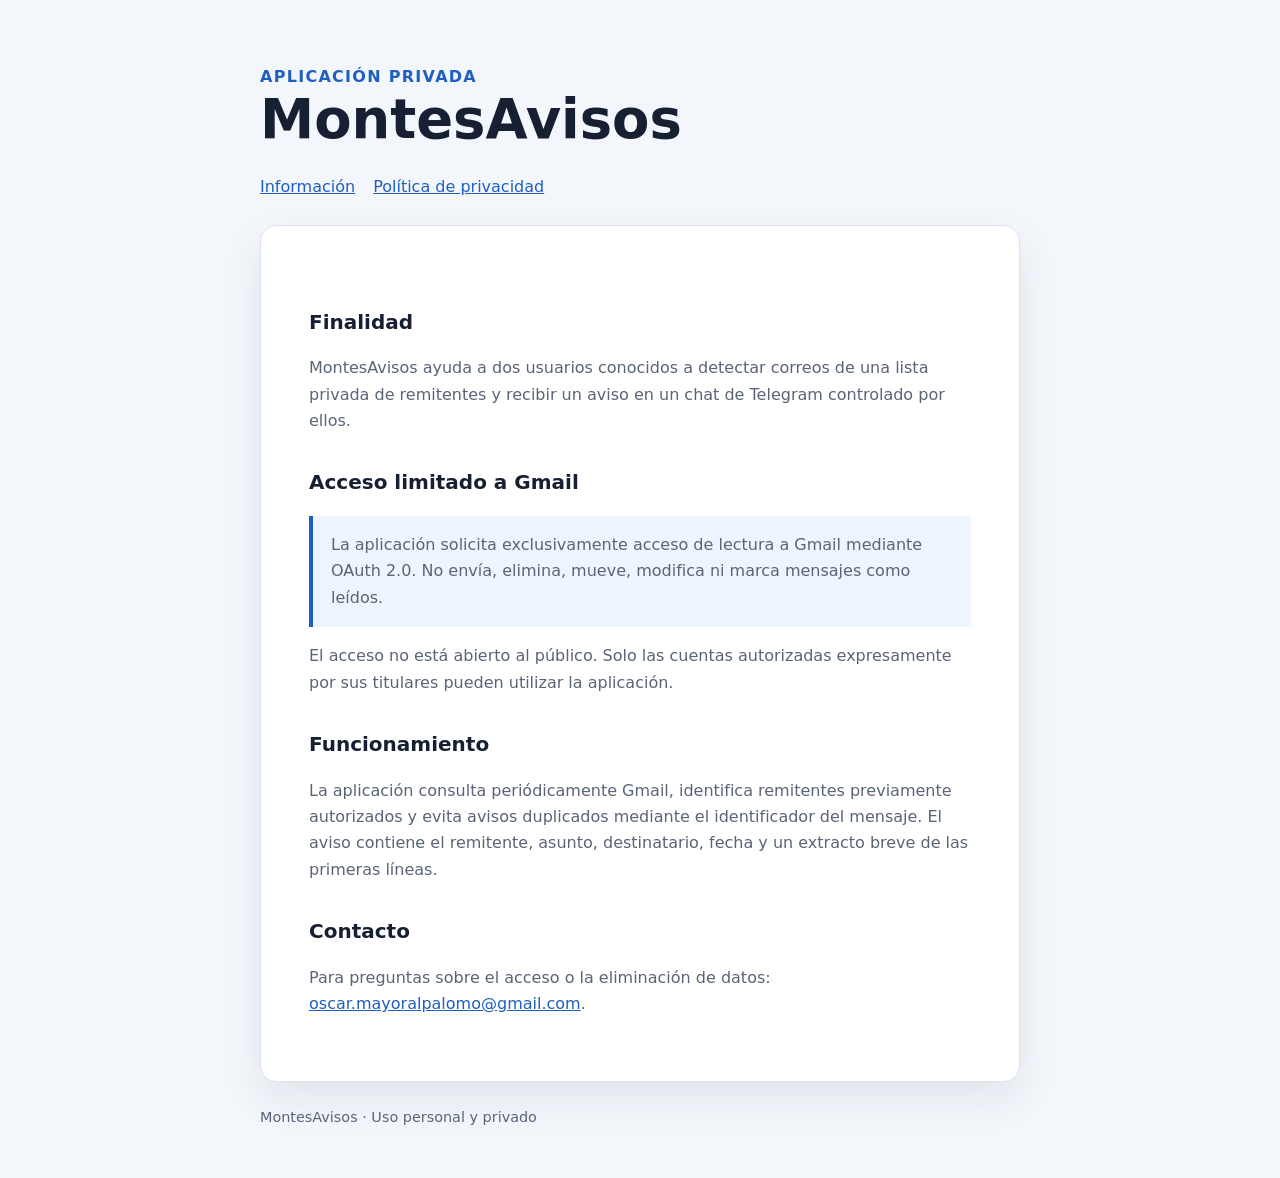
<file: index.html>
<!doctype html>
<html lang="es">
<head>
  <meta charset="utf-8">
  <meta name="viewport" content="width=device-width, initial-scale=1">
  <meta name="description" content="Información sobre MontesAvisos, una aplicación privada de avisos de correo.">
  <title>MontesAvisos</title>
  <link rel="stylesheet" href="styles.css">
</head>
<body>
  <header>
    <div class="eyebrow">Aplicación privada</div>
    <h1>MontesAvisos</h1>
    <nav aria-label="Navegación principal">
      <a href="./">Información</a>
      <a href="privacy.html">Política de privacidad</a>
    </nav>
  </header>
  <main>
    <h2>Finalidad</h2>
    <p>MontesAvisos ayuda a dos usuarios conocidos a detectar correos de una lista privada de remitentes y recibir un aviso en un chat de Telegram controlado por ellos.</p>

    <h2>Acceso limitado a Gmail</h2>
    <p class="notice">La aplicación solicita exclusivamente acceso de lectura a Gmail mediante OAuth 2.0. No envía, elimina, mueve, modifica ni marca mensajes como leídos.</p>
    <p>El acceso no está abierto al público. Solo las cuentas autorizadas expresamente por sus titulares pueden utilizar la aplicación.</p>

    <h2>Funcionamiento</h2>
    <p>La aplicación consulta periódicamente Gmail, identifica remitentes previamente autorizados y evita avisos duplicados mediante el identificador del mensaje. El aviso contiene el remitente, asunto, destinatario, fecha y un extracto breve de las primeras líneas.</p>

    <h2>Contacto</h2>
    <p>Para preguntas sobre el acceso o la eliminación de datos: <a href="mailto:oscar.mayoralpalomo@gmail.com">oscar.mayoralpalomo@gmail.com</a>.</p>
  </main>
  <footer>MontesAvisos · Uso personal y privado</footer>
</body>
</html>
</file>
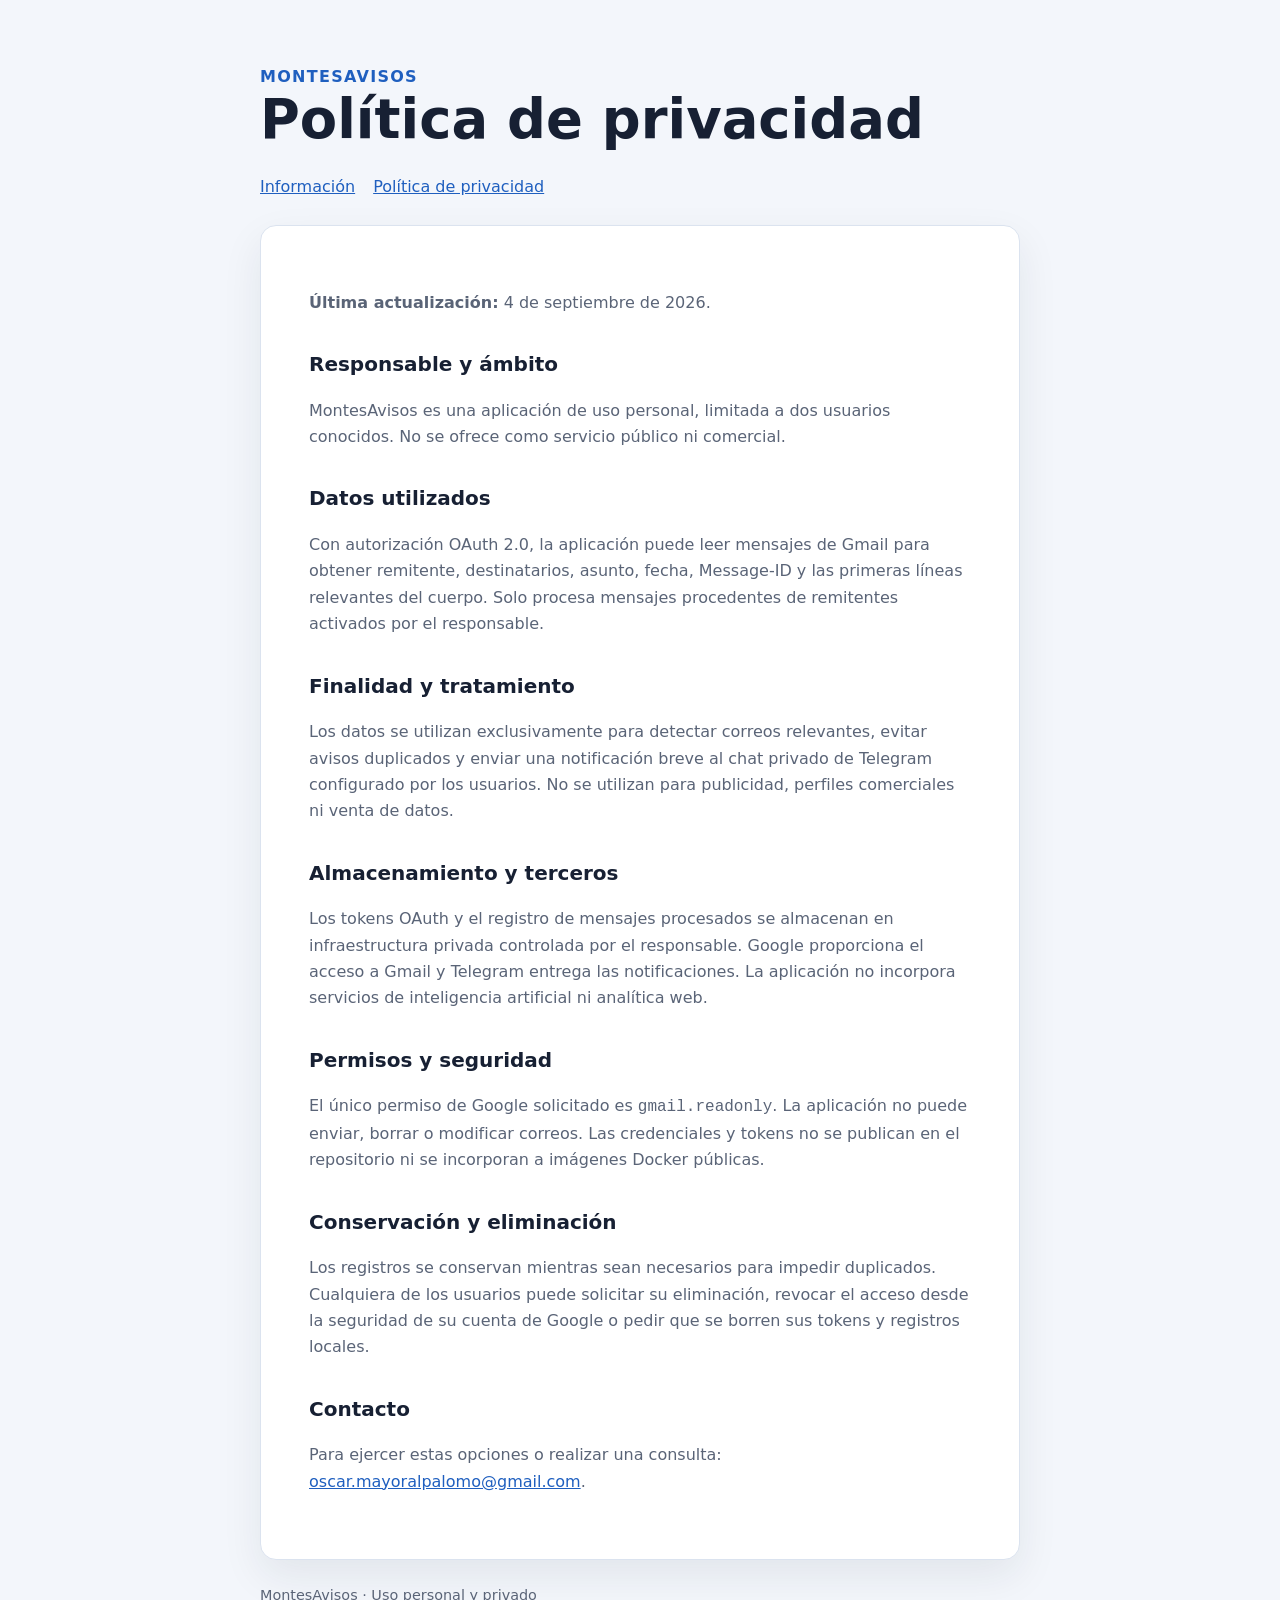
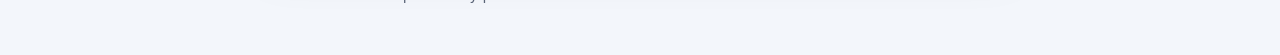
<file: privacy.html>
<!doctype html>
<html lang="es">
<head>
  <meta charset="utf-8">
  <meta name="viewport" content="width=device-width, initial-scale=1">
  <meta name="description" content="Política de privacidad de MontesAvisos.">
  <title>Política de privacidad · MontesAvisos</title>
  <link rel="stylesheet" href="styles.css">
</head>
<body>
  <header>
    <div class="eyebrow">MontesAvisos</div>
    <h1>Política de privacidad</h1>
    <nav aria-label="Navegación principal">
      <a href="./">Información</a>
      <a href="privacy.html" aria-current="page">Política de privacidad</a>
    </nav>
  </header>
  <main>
    <p><strong>Última actualización:</strong> 4 de septiembre de 2026.</p>

    <h2>Responsable y ámbito</h2>
    <p>MontesAvisos es una aplicación de uso personal, limitada a dos usuarios conocidos. No se ofrece como servicio público ni comercial.</p>

    <h2>Datos utilizados</h2>
    <p>Con autorización OAuth 2.0, la aplicación puede leer mensajes de Gmail para obtener remitente, destinatarios, asunto, fecha, Message-ID y las primeras líneas relevantes del cuerpo. Solo procesa mensajes procedentes de remitentes activados por el responsable.</p>

    <h2>Finalidad y tratamiento</h2>
    <p>Los datos se utilizan exclusivamente para detectar correos relevantes, evitar avisos duplicados y enviar una notificación breve al chat privado de Telegram configurado por los usuarios. No se utilizan para publicidad, perfiles comerciales ni venta de datos.</p>

    <h2>Almacenamiento y terceros</h2>
    <p>Los tokens OAuth y el registro de mensajes procesados se almacenan en infraestructura privada controlada por el responsable. Google proporciona el acceso a Gmail y Telegram entrega las notificaciones. La aplicación no incorpora servicios de inteligencia artificial ni analítica web.</p>

    <h2>Permisos y seguridad</h2>
    <p>El único permiso de Google solicitado es <code>gmail.readonly</code>. La aplicación no puede enviar, borrar o modificar correos. Las credenciales y tokens no se publican en el repositorio ni se incorporan a imágenes Docker públicas.</p>

    <h2>Conservación y eliminación</h2>
    <p>Los registros se conservan mientras sean necesarios para impedir duplicados. Cualquiera de los usuarios puede solicitar su eliminación, revocar el acceso desde la seguridad de su cuenta de Google o pedir que se borren sus tokens y registros locales.</p>

    <h2>Contacto</h2>
    <p>Para ejercer estas opciones o realizar una consulta: <a href="mailto:oscar.mayoralpalomo@gmail.com">oscar.mayoralpalomo@gmail.com</a>.</p>
  </main>
  <footer>MontesAvisos · Uso personal y privado</footer>
</body>
</html>
</file>
<file: styles.css>
:root {
  color-scheme: light;
  --ink: #172033;
  --muted: #5a6477;
  --paper: #ffffff;
  --wash: #f3f6fb;
  --accent: #1f5fbf;
  --line: #dbe3ef;
}

* { box-sizing: border-box; }

body {
  margin: 0;
  background: var(--wash);
  color: var(--ink);
  font: 16px/1.65 system-ui, -apple-system, "Segoe UI", sans-serif;
}

header, main, footer {
  width: min(760px, calc(100% - 32px));
  margin-inline: auto;
}

header { padding: 64px 0 24px; }

main {
  background: var(--paper);
  border: 1px solid var(--line);
  border-radius: 16px;
  padding: clamp(24px, 5vw, 48px);
  box-shadow: 0 16px 40px rgb(23 32 51 / 8%);
}

h1 { margin: 0 0 8px; font-size: clamp(2rem, 6vw, 3.4rem); line-height: 1.1; }
h2 { margin-top: 2rem; font-size: 1.25rem; }
p, li { color: var(--muted); }
a { color: var(--accent); }
nav { display: flex; gap: 18px; margin-top: 24px; }
.eyebrow { color: var(--accent); font-weight: 700; letter-spacing: .08em; text-transform: uppercase; }
.notice { padding: 16px 18px; border-left: 4px solid var(--accent); background: #eef5ff; }
footer { padding: 24px 0 48px; color: var(--muted); font-size: .9rem; }

@media (max-width: 520px) {
  header { padding-top: 36px; }
  nav { flex-direction: column; gap: 8px; }
}
</file>
